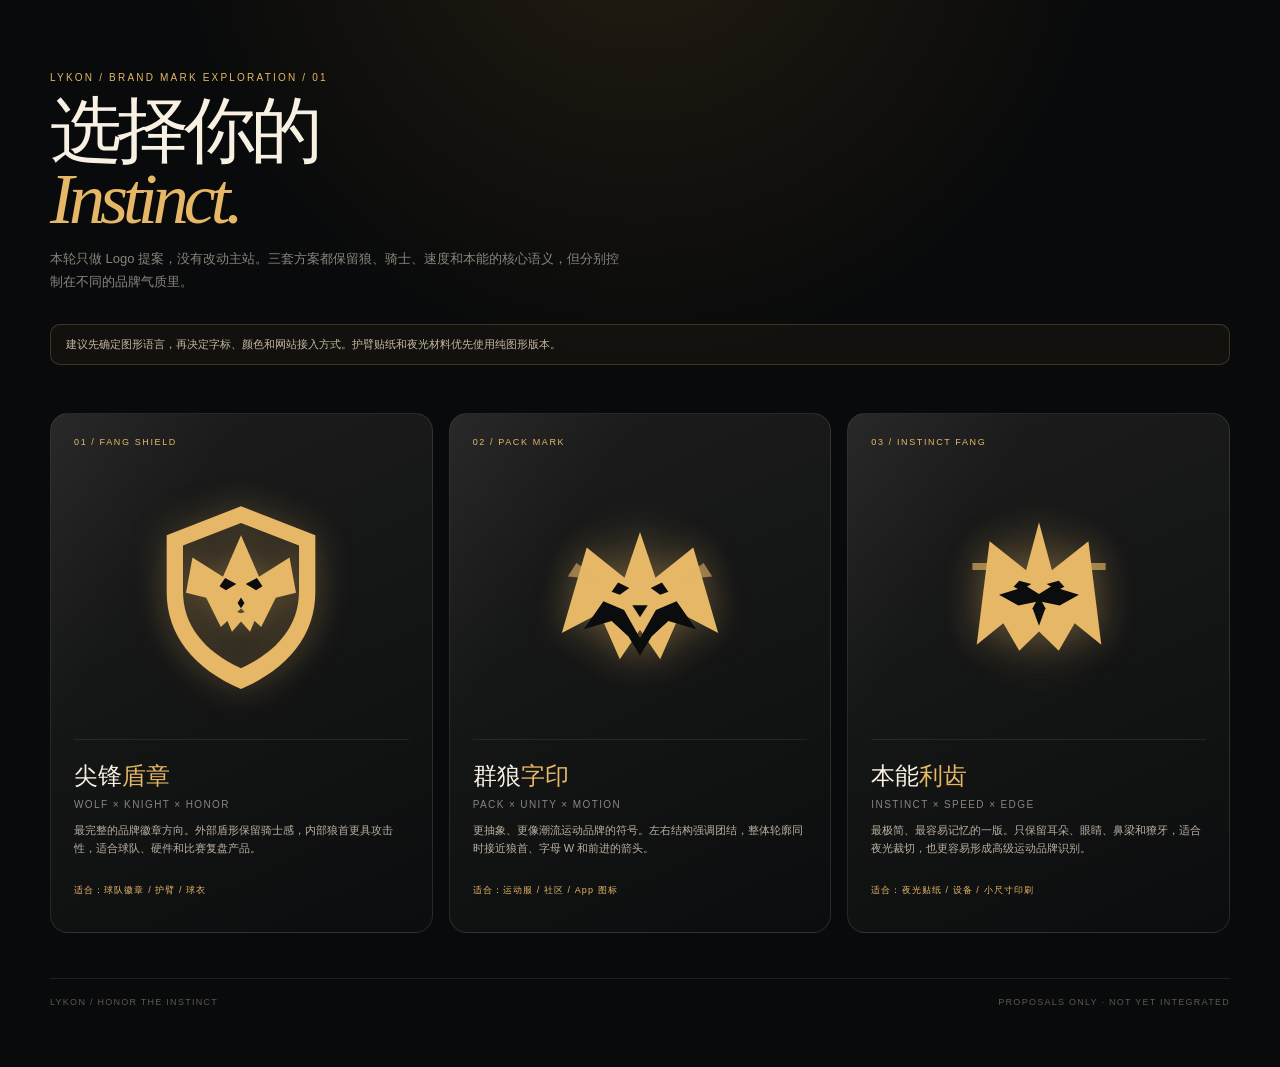
<file: logo-proposals.html>
<!doctype html>
<html lang="zh-CN">
  <head>
    <meta charset="UTF-8" />
    <meta name="viewport" content="width=device-width, initial-scale=1.0" />
    <title>LYKON Logo Proposals</title>
    <style>
      :root { color-scheme: dark; --bg:#090a0b; --panel:#121415; --gold:#e6b766; --text:#f7f0e3; --muted:#89857d; }
      * { box-sizing:border-box; }
      body { margin:0; min-height:100vh; color:var(--text); background:radial-gradient(circle at 50% -10%, rgba(214,159,64,.13), transparent 35%), var(--bg); font-family:Inter, -apple-system, BlinkMacSystemFont, "Segoe UI", sans-serif; }
      main { width:min(1180px, calc(100% - 40px)); margin:0 auto; padding:72px 0 60px; }
      .kicker { color:var(--gold); font-size:10px; letter-spacing:.22em; }
      h1 { margin:14px 0 13px; font:400 clamp(38px, 6vw, 72px)/.95 Georgia,serif; letter-spacing:-.07em; }
      h1 em { color:var(--gold); font-style:italic; }
      .intro { max-width:570px; color:var(--muted); font-size:13px; line-height:1.8; }
      .notice { margin-top:30px; padding:12px 15px; border:1px solid rgba(230,183,102,.22); border-radius:10px; color:#c4b79f; background:rgba(230,183,102,.045); font-size:11px; }
      .grid { display:grid; grid-template-columns:repeat(3,1fr); gap:16px; margin-top:48px; }
      .card { position:relative; overflow:hidden; padding:23px; min-height:520px; border:1px solid rgba(255,255,255,.1); border-radius:18px; background:linear-gradient(155deg,rgba(30,31,30,.94),rgba(12,13,14,.96)); transition:.4s ease; }
      .card:hover { transform:translateY(-6px); border-color:rgba(230,183,102,.48); box-shadow:0 24px 70px rgba(0,0,0,.42),0 0 40px rgba(220,163,73,.08); }
      .card:after { content:""; position:absolute; inset:0; pointer-events:none; background:linear-gradient(120deg,rgba(255,255,255,.05),transparent 28%); }
      .number { color:var(--gold); font-size:9px; letter-spacing:.18em; }
      .logo-stage { display:grid; place-items:center; height:285px; margin:8px 0; border-bottom:1px solid rgba(255,255,255,.08); background:radial-gradient(circle,rgba(230,183,102,.14),transparent 44%); }
      .logo-stage img { width:68%; max-width:220px; filter:drop-shadow(0 0 17px rgba(230,183,102,.3)); transition:.5s ease; }
      .card:hover .logo-stage img { transform:scale(1.06) rotate(-2deg); filter:drop-shadow(0 0 27px rgba(230,183,102,.55)); }
      h2 { margin:20px 0 7px; font:400 24px Georgia,serif; }
      h2 span { color:var(--gold); }
      .subtitle { color:var(--muted); font-size:10px; letter-spacing:.14em; }
      .desc { min-height:52px; color:#b9b0a1; font-size:11px; line-height:1.7; }
      .use { color:var(--gold); font-size:9px; letter-spacing:.12em; }
      footer { display:flex; justify-content:space-between; gap:20px; margin-top:45px; padding-top:18px; border-top:1px solid rgba(255,255,255,.09); color:#5c5953; font-size:9px; letter-spacing:.14em; }
      @media(max-width:760px) { main { width:min(100% - 28px, 520px); padding-top:42px; }.grid { grid-template-columns:1fr; }.card { min-height:470px; }.logo-stage { height:245px; } footer { display:grid; gap:8px; } }
    </style>
  </head>
  <body>
    <main>
      <div class="kicker">LYKON / BRAND MARK EXPLORATION / 01</div>
      <h1>选择你的<br/><em>Instinct.</em></h1>
      <p class="intro">本轮只做 Logo 提案，没有改动主站。三套方案都保留狼、骑士、速度和本能的核心语义，但分别控制在不同的品牌气质里。</p>
      <div class="notice">建议先确定图形语言，再决定字标、颜色和网站接入方式。护臂贴纸和夜光材料优先使用纯图形版本。</div>
      <section class="grid">
        <article class="card"><div class="number">01 / FANG SHIELD</div><div class="logo-stage"><img src="./assets/proposals/lykon-proposal-a.svg" alt="尖锋盾章 Logo" /></div><h2>尖锋<span>盾章</span></h2><div class="subtitle">WOLF × KNIGHT × HONOR</div><p class="desc">最完整的品牌徽章方向。外部盾形保留骑士感，内部狼首更具攻击性，适合球队、硬件和比赛复盘产品。</p><div class="use">适合：球队徽章 / 护臂 / 球衣</div></article>
        <article class="card"><div class="number">02 / PACK MARK</div><div class="logo-stage"><img src="./assets/proposals/lykon-proposal-b.svg" alt="群狼字印 Logo" /></div><h2>群狼<span>字印</span></h2><div class="subtitle">PACK × UNITY × MOTION</div><p class="desc">更抽象、更像潮流运动品牌的符号。左右结构强调团结，整体轮廓同时接近狼首、字母 W 和前进的箭头。</p><div class="use">适合：运动服 / 社区 / App 图标</div></article>
        <article class="card"><div class="number">03 / INSTINCT FANG</div><div class="logo-stage"><img src="./assets/proposals/lykon-proposal-c.svg" alt="本能利齿 Logo" /></div><h2>本能<span>利齿</span></h2><div class="subtitle">INSTINCT × SPEED × EDGE</div><p class="desc">最极简、最容易记忆的一版。只保留耳朵、眼睛、鼻梁和獠牙，适合夜光裁切，也更容易形成高级运动品牌识别。</p><div class="use">适合：夜光贴纸 / 设备 / 小尺寸印刷</div></article>
      </section>
      <footer><span>LYKON / HONOR THE INSTINCT</span><span>PROPOSALS ONLY · NOT YET INTEGRATED</span></footer>
    </main>
  </body>
</html>
</file>
